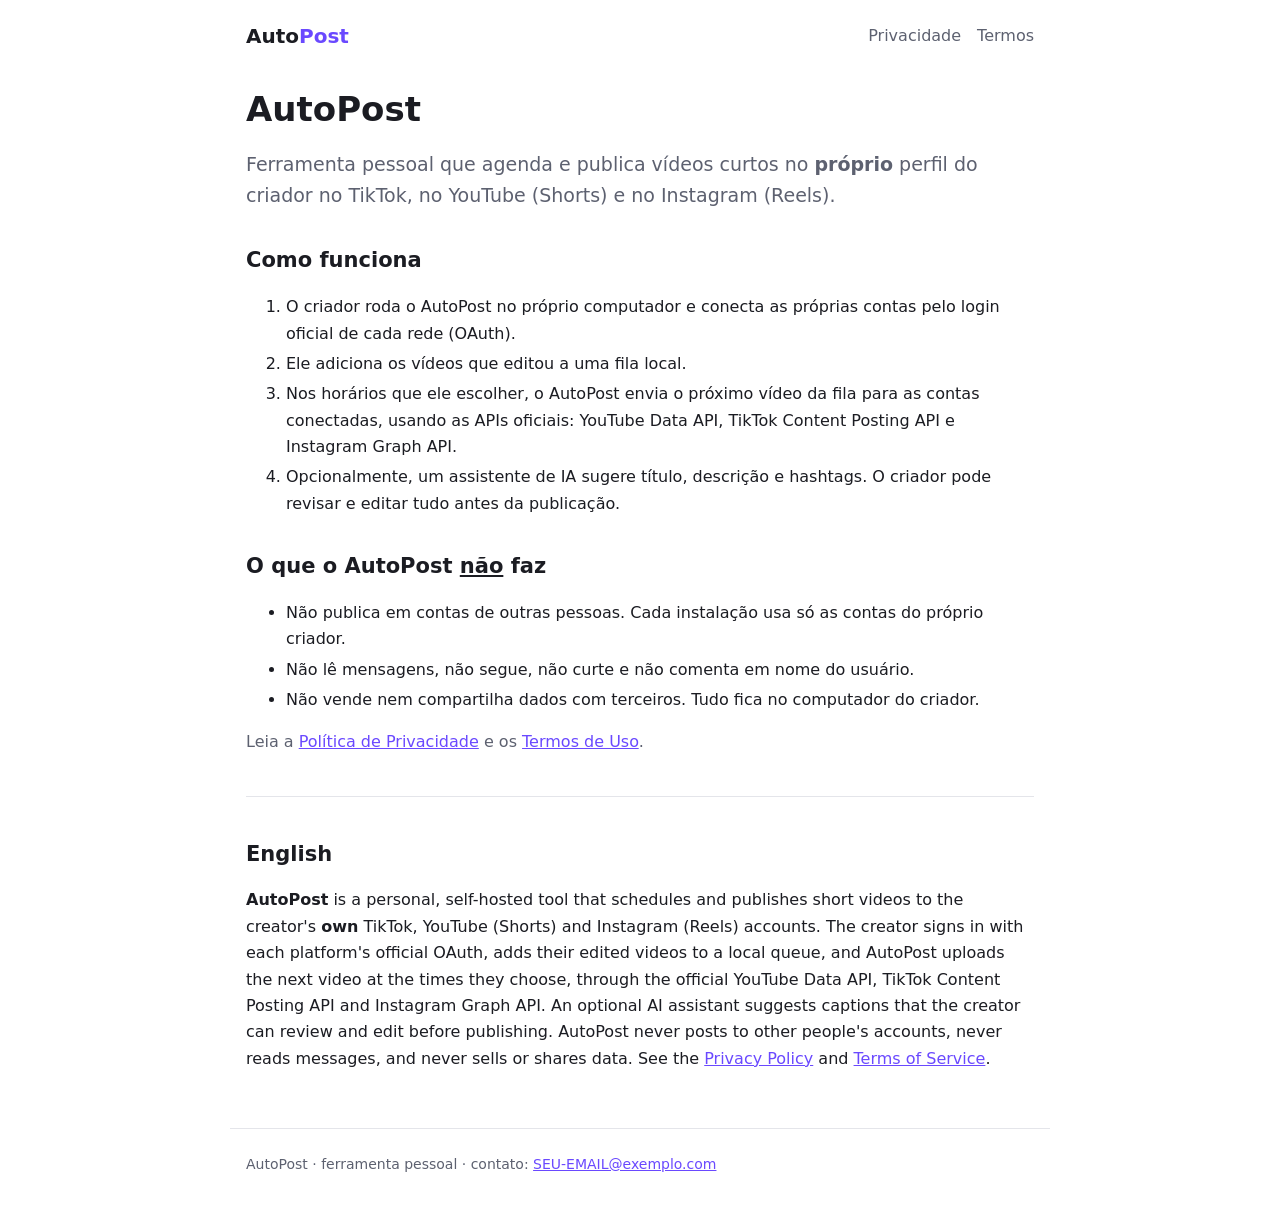
<file: site-modelo/index.html>
<!doctype html>
<html lang="pt-BR">
<head>
<meta charset="utf-8">
<meta name="viewport" content="width=device-width, initial-scale=1">
<title>AutoPost</title>
<meta name="description" content="AutoPost: ferramenta pessoal para agendar e publicar vídeos curtos no próprio perfil do TikTok, YouTube e Instagram.">
<link rel="stylesheet" href="style.css">
</head>
<body>
<header><a class="logo" href="./">Auto<span>Post</span></a>
  <nav><a href="privacidade.html">Privacidade</a><a href="termos.html">Termos</a></nav></header>
<main>
  <h1>AutoPost</h1>
  <p class="lead">Ferramenta pessoal que agenda e publica vídeos curtos no <b>próprio</b> perfil do criador no
    TikTok, no YouTube (Shorts) e no Instagram (Reels).</p>

  <h2>Como funciona</h2>
  <ol>
    <li>O criador roda o AutoPost no próprio computador e conecta as próprias contas pelo login oficial de cada rede (OAuth).</li>
    <li>Ele adiciona os vídeos que editou a uma fila local.</li>
    <li>Nos horários que ele escolher, o AutoPost envia o próximo vídeo da fila para as contas conectadas, usando as APIs oficiais:
      YouTube Data API, TikTok Content Posting API e Instagram Graph API.</li>
    <li>Opcionalmente, um assistente de IA sugere título, descrição e hashtags. O criador pode revisar e editar tudo antes da publicação.</li>
  </ol>

  <h2>O que o AutoPost <u>não</u> faz</h2>
  <ul>
    <li>Não publica em contas de outras pessoas. Cada instalação usa só as contas do próprio criador.</li>
    <li>Não lê mensagens, não segue, não curte e não comenta em nome do usuário.</li>
    <li>Não vende nem compartilha dados com terceiros. Tudo fica no computador do criador.</li>
  </ul>

  <p class="muted">Leia a <a href="privacidade.html">Política de Privacidade</a> e os <a href="termos.html">Termos de Uso</a>.</p>

  <hr>
  <section lang="en">
    <h2>English</h2>
    <p><b>AutoPost</b> is a personal, self-hosted tool that schedules and publishes short videos to the creator's
      <b>own</b> TikTok, YouTube (Shorts) and Instagram (Reels) accounts. The creator signs in with each platform's official
      OAuth, adds their edited videos to a local queue, and AutoPost uploads the next video at the times they choose, through the
      official YouTube Data API, TikTok Content Posting API and Instagram Graph API. An optional AI assistant suggests captions
      that the creator can review and edit before publishing. AutoPost never posts to other people's accounts, never reads messages,
      and never sells or shares data.
      See the <a href="privacidade.html#en">Privacy Policy</a> and <a href="termos.html#en">Terms of Service</a>.</p>
  </section>
</main>
<footer>AutoPost · ferramenta pessoal · contato: <a href="mailto:SEU-EMAIL@exemplo.com">SEU-EMAIL@exemplo.com</a></footer>
</body>
</html>
</file>
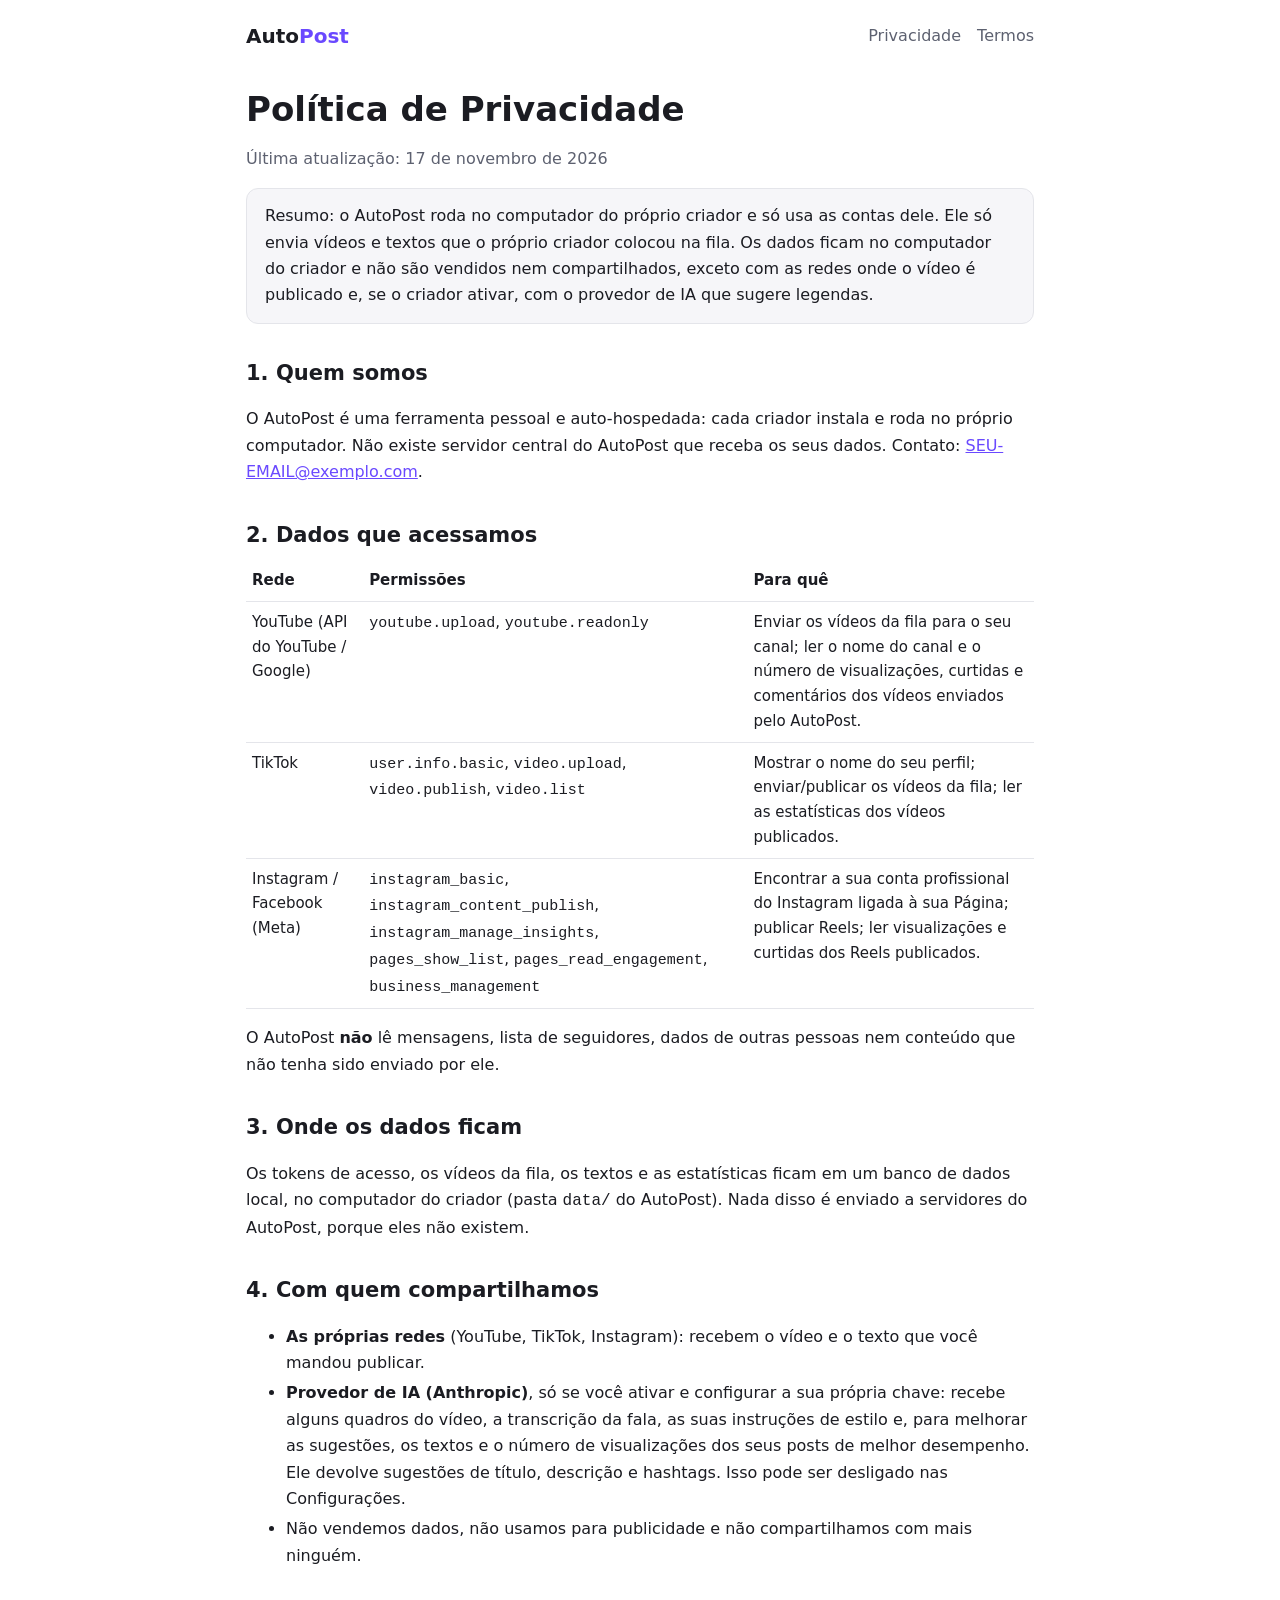
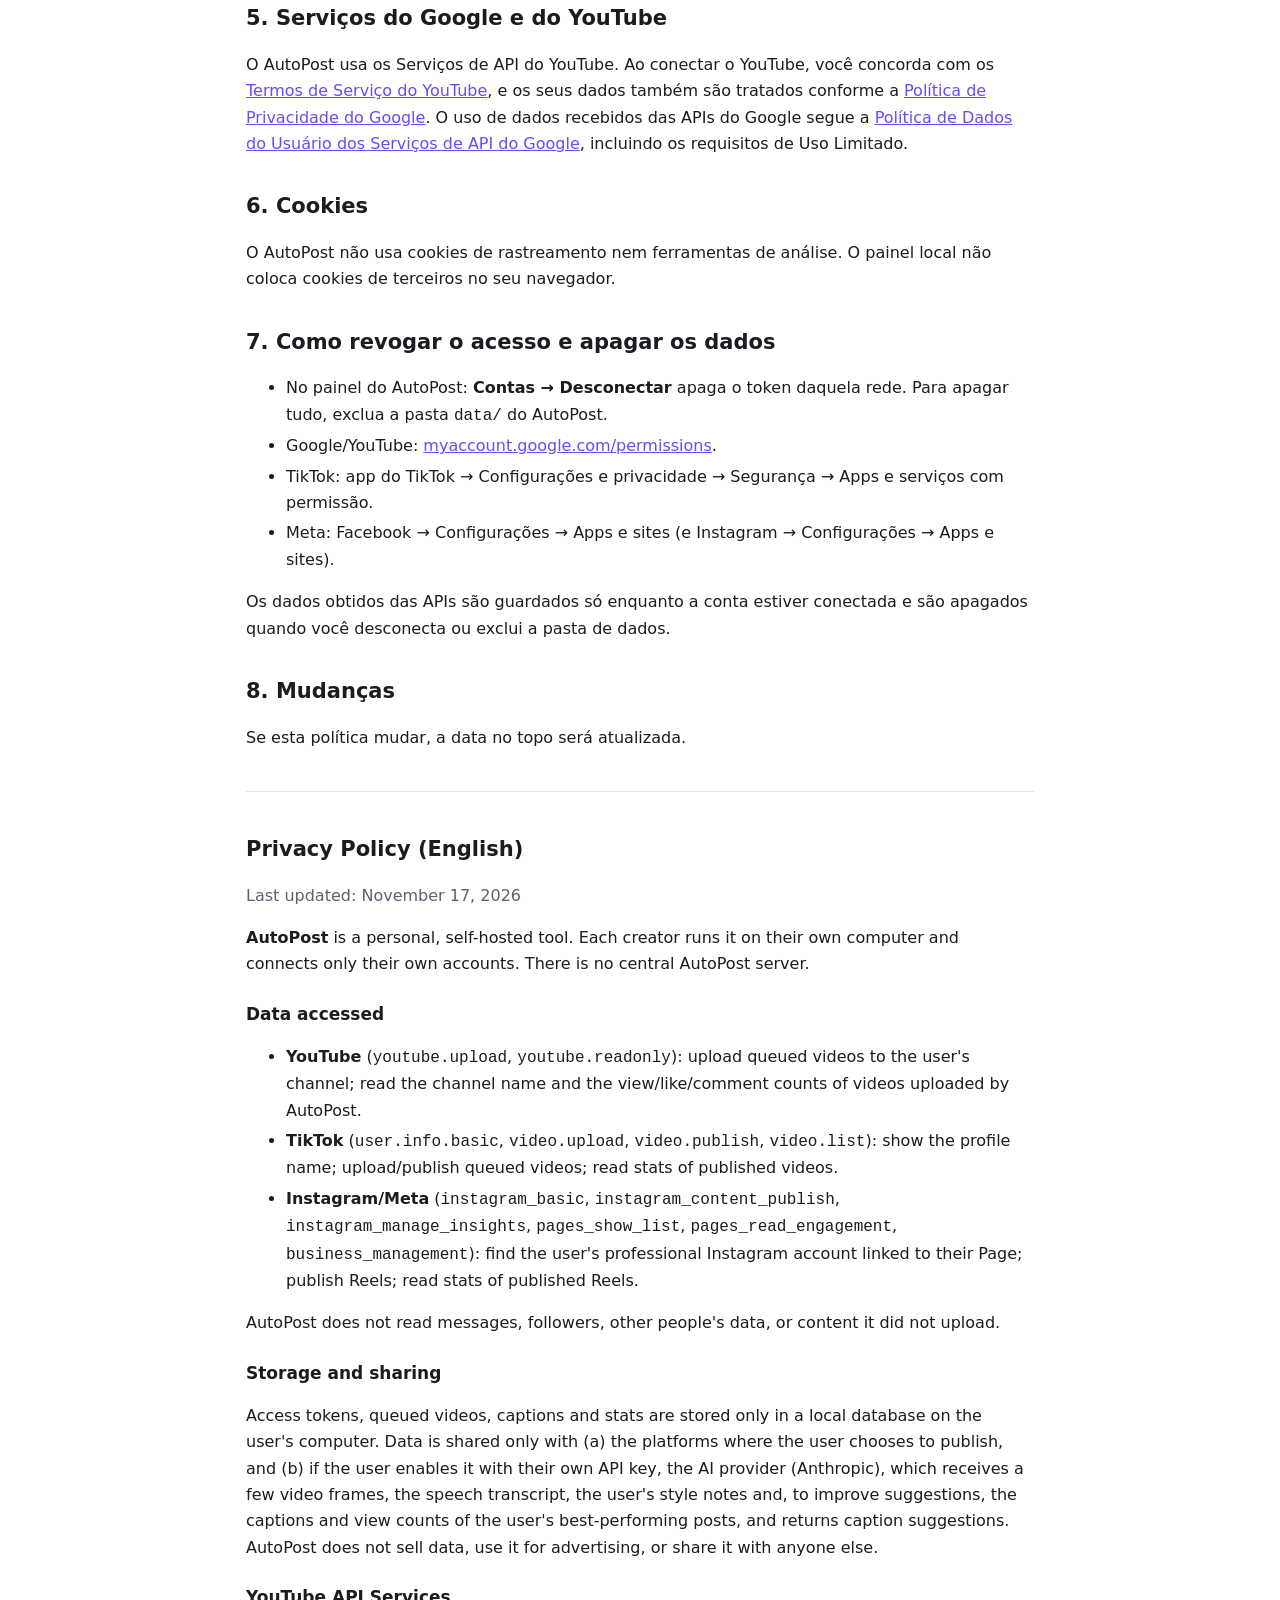
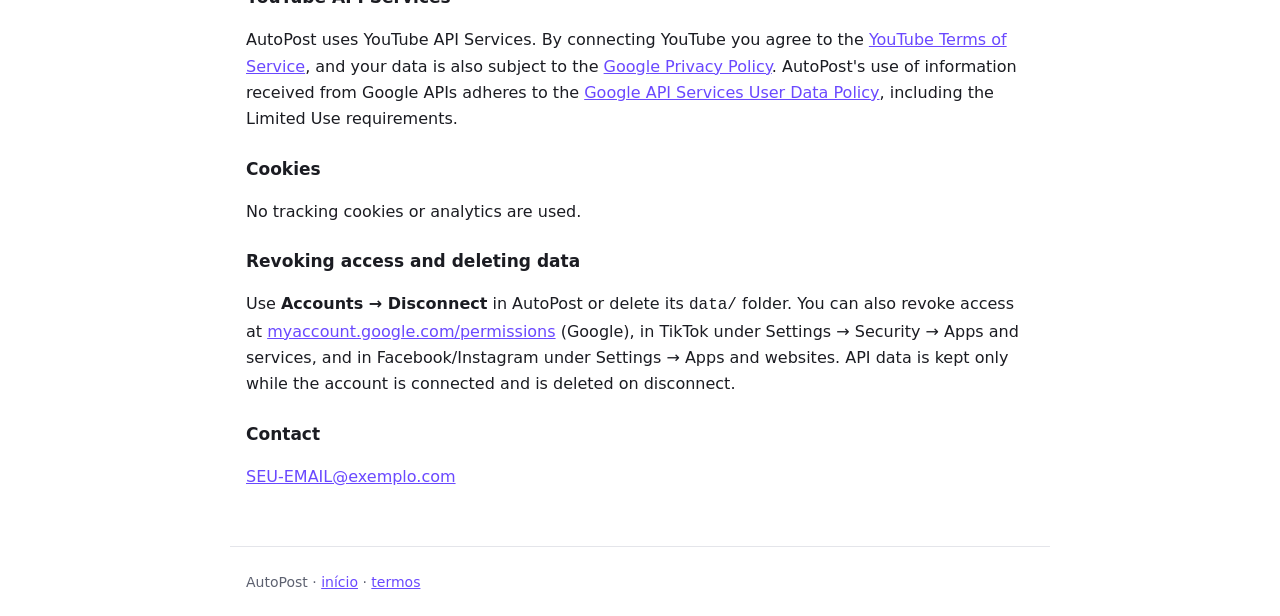
<file: site-modelo/privacidade.html>
<!doctype html>
<html lang="pt-BR">
<head>
<meta charset="utf-8">
<meta name="viewport" content="width=device-width, initial-scale=1">
<title>Privacidade — AutoPost</title>
<link rel="stylesheet" href="style.css">
</head>
<body>
<header><a class="logo" href="./">Auto<span>Post</span></a>
  <nav><a href="privacidade.html">Privacidade</a><a href="termos.html">Termos</a></nav></header>
<main>
  <h1>Política de Privacidade</h1>
  <p class="muted">Última atualização: 17 de novembro de 2026</p>

  <div class="box">Resumo: o AutoPost roda no computador do próprio criador e só usa as contas dele. Ele só envia vídeos e textos
    que o próprio criador colocou na fila. Os dados ficam no computador do criador e não são vendidos nem compartilhados,
    exceto com as redes onde o vídeo é publicado e, se o criador ativar, com o provedor de IA que sugere legendas.</div>

  <h2>1. Quem somos</h2>
  <p>O AutoPost é uma ferramenta pessoal e auto-hospedada: cada criador instala e roda no próprio computador. Não existe servidor
    central do AutoPost que receba os seus dados. Contato: <a href="mailto:SEU-EMAIL@exemplo.com">SEU-EMAIL@exemplo.com</a>.</p>

  <h2>2. Dados que acessamos</h2>
  <table>
    <tr><th>Rede</th><th>Permissões</th><th>Para quê</th></tr>
    <tr><td>YouTube (API do YouTube / Google)</td><td><code>youtube.upload</code>, <code>youtube.readonly</code></td>
      <td>Enviar os vídeos da fila para o seu canal; ler o nome do canal e o número de visualizações, curtidas e comentários dos vídeos enviados pelo AutoPost.</td></tr>
    <tr><td>TikTok</td><td><code>user.info.basic</code>, <code>video.upload</code>, <code>video.publish</code>, <code>video.list</code></td>
      <td>Mostrar o nome do seu perfil; enviar/publicar os vídeos da fila; ler as estatísticas dos vídeos publicados.</td></tr>
    <tr><td>Instagram / Facebook (Meta)</td><td><code>instagram_basic</code>, <code>instagram_content_publish</code>, <code>instagram_manage_insights</code>, <code>pages_show_list</code>, <code>pages_read_engagement</code>, <code>business_management</code></td>
      <td>Encontrar a sua conta profissional do Instagram ligada à sua Página; publicar Reels; ler visualizações e curtidas dos Reels publicados.</td></tr>
  </table>
  <p>O AutoPost <b>não</b> lê mensagens, lista de seguidores, dados de outras pessoas nem conteúdo que não tenha sido enviado por ele.</p>

  <h2>3. Onde os dados ficam</h2>
  <p>Os tokens de acesso, os vídeos da fila, os textos e as estatísticas ficam em um banco de dados local, no computador do criador
    (pasta <code>data/</code> do AutoPost). Nada disso é enviado a servidores do AutoPost, porque eles não existem.</p>

  <h2>4. Com quem compartilhamos</h2>
  <ul>
    <li><b>As próprias redes</b> (YouTube, TikTok, Instagram): recebem o vídeo e o texto que você mandou publicar.</li>
    <li><b>Provedor de IA (Anthropic)</b>, só se você ativar e configurar a sua própria chave: recebe alguns quadros do vídeo, a
      transcrição da fala, as suas instruções de estilo e, para melhorar as sugestões, os textos e o número de visualizações dos seus
      posts de melhor desempenho. Ele devolve sugestões de título, descrição e hashtags. Isso pode ser desligado nas Configurações.</li>
    <li>Não vendemos dados, não usamos para publicidade e não compartilhamos com mais ninguém.</li>
  </ul>

  <h2>5. Serviços do Google e do YouTube</h2>
  <p>O AutoPost usa os Serviços de API do YouTube. Ao conectar o YouTube, você concorda com os
    <a href="https://www.youtube.com/t/terms" target="_blank" rel="noopener">Termos de Serviço do YouTube</a>, e os seus dados também
    são tratados conforme a <a href="https://policies.google.com/privacy" target="_blank" rel="noopener">Política de Privacidade do Google</a>.
    O uso de dados recebidos das APIs do Google segue a
    <a href="https://developers.google.com/terms/api-services-user-data-policy" target="_blank" rel="noopener">Política de Dados do Usuário dos Serviços de API do Google</a>,
    incluindo os requisitos de Uso Limitado.</p>

  <h2>6. Cookies</h2>
  <p>O AutoPost não usa cookies de rastreamento nem ferramentas de análise. O painel local não coloca cookies de terceiros no seu navegador.</p>

  <h2 id="exclusao">7. Como revogar o acesso e apagar os dados</h2>
  <ul>
    <li>No painel do AutoPost: <b>Contas → Desconectar</b> apaga o token daquela rede. Para apagar tudo, exclua a pasta <code>data/</code> do AutoPost.</li>
    <li>Google/YouTube: <a href="https://myaccount.google.com/permissions" target="_blank" rel="noopener">myaccount.google.com/permissions</a>.</li>
    <li>TikTok: app do TikTok → Configurações e privacidade → Segurança → Apps e serviços com permissão.</li>
    <li>Meta: Facebook → Configurações → Apps e sites (e Instagram → Configurações → Apps e sites).</li>
  </ul>
  <p>Os dados obtidos das APIs são guardados só enquanto a conta estiver conectada e são apagados quando você desconecta ou exclui a pasta de dados.</p>

  <h2>8. Mudanças</h2>
  <p>Se esta política mudar, a data no topo será atualizada.</p>

  <hr>
  <section id="en" lang="en">
    <h2>Privacy Policy (English)</h2>
    <p class="muted">Last updated: November 17, 2026</p>
    <p><b>AutoPost</b> is a personal, self-hosted tool. Each creator runs it on their own computer and connects only their own accounts.
      There is no central AutoPost server.</p>
    <h3>Data accessed</h3>
    <ul>
      <li><b>YouTube</b> (<code>youtube.upload</code>, <code>youtube.readonly</code>): upload queued videos to the user's channel; read the channel name and the view/like/comment counts of videos uploaded by AutoPost.</li>
      <li><b>TikTok</b> (<code>user.info.basic</code>, <code>video.upload</code>, <code>video.publish</code>, <code>video.list</code>): show the profile name; upload/publish queued videos; read stats of published videos.</li>
      <li><b>Instagram/Meta</b> (<code>instagram_basic</code>, <code>instagram_content_publish</code>, <code>instagram_manage_insights</code>, <code>pages_show_list</code>, <code>pages_read_engagement</code>, <code>business_management</code>): find the user's professional Instagram account linked to their Page; publish Reels; read stats of published Reels.</li>
    </ul>
    <p>AutoPost does not read messages, followers, other people's data, or content it did not upload.</p>
    <h3>Storage and sharing</h3>
    <p>Access tokens, queued videos, captions and stats are stored only in a local database on the user's computer. Data is shared
      only with (a) the platforms where the user chooses to publish, and (b) if the user enables it with their own API key, the AI provider
      (Anthropic), which receives a few video frames, the speech transcript, the user's style notes and, to improve suggestions, the
      captions and view counts of the user's best-performing posts, and returns caption suggestions. AutoPost does not sell data,
      use it for advertising, or share it with anyone else.</p>
    <h3>YouTube API Services</h3>
    <p>AutoPost uses YouTube API Services. By connecting YouTube you agree to the
      <a href="https://www.youtube.com/t/terms">YouTube Terms of Service</a>, and your data is also subject to the
      <a href="https://policies.google.com/privacy">Google Privacy Policy</a>. AutoPost's use of information received from Google APIs
      adheres to the <a href="https://developers.google.com/terms/api-services-user-data-policy">Google API Services User Data Policy</a>,
      including the Limited Use requirements.</p>
    <h3>Cookies</h3>
    <p>No tracking cookies or analytics are used.</p>
    <h3>Revoking access and deleting data</h3>
    <p>Use <b>Accounts → Disconnect</b> in AutoPost or delete its <code>data/</code> folder. You can also revoke access at
      <a href="https://myaccount.google.com/permissions">myaccount.google.com/permissions</a> (Google), in TikTok under
      Settings → Security → Apps and services, and in Facebook/Instagram under Settings → Apps and websites. API data is kept only while
      the account is connected and is deleted on disconnect.</p>
    <h3>Contact</h3>
    <p><a href="mailto:SEU-EMAIL@exemplo.com">SEU-EMAIL@exemplo.com</a></p>
  </section>
</main>
<footer>AutoPost · <a href="./">início</a> · <a href="termos.html">termos</a></footer>
</body>
</html>
</file>
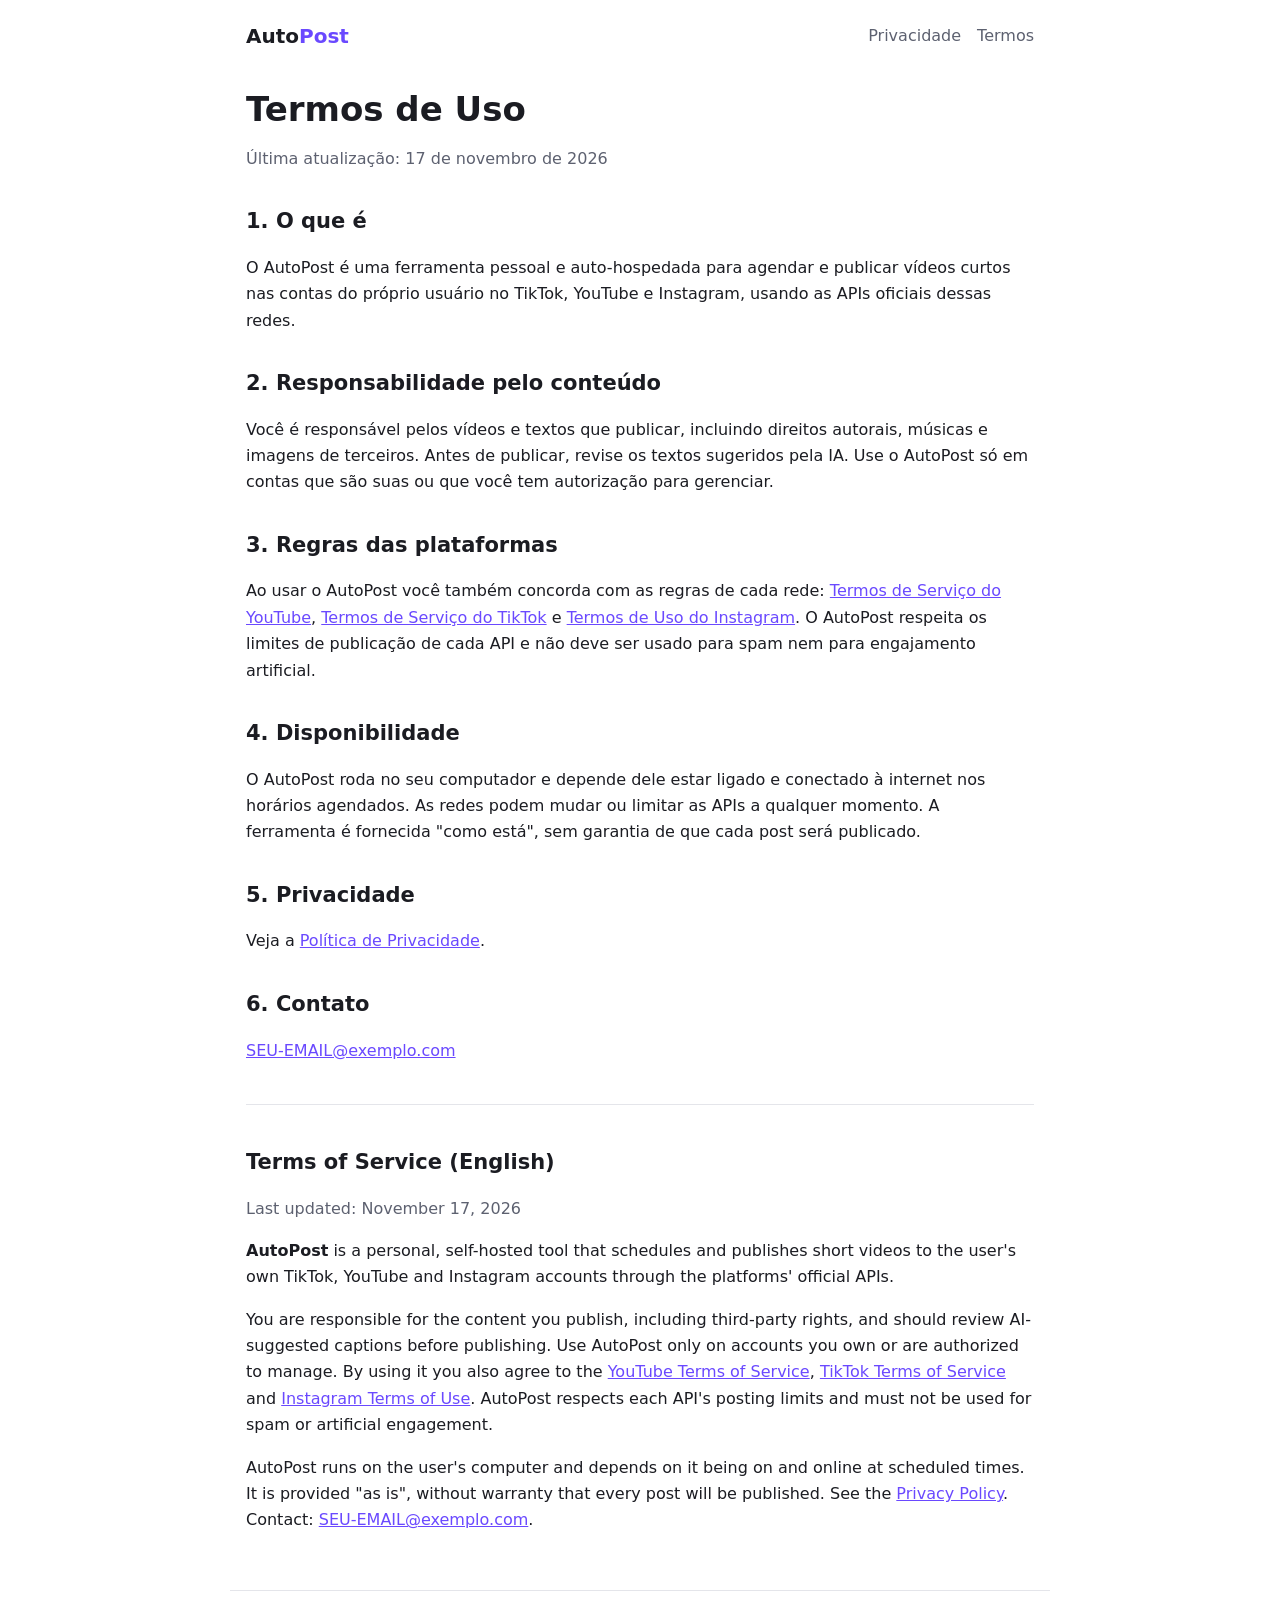
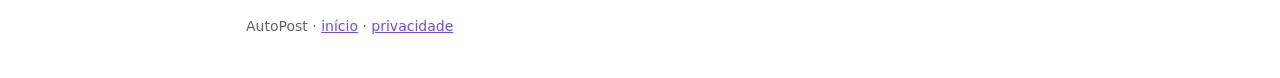
<file: site-modelo/termos.html>
<!doctype html>
<html lang="pt-BR">
<head>
<meta charset="utf-8">
<meta name="viewport" content="width=device-width, initial-scale=1">
<title>Termos de Uso — AutoPost</title>
<link rel="stylesheet" href="style.css">
</head>
<body>
<header><a class="logo" href="./">Auto<span>Post</span></a>
  <nav><a href="privacidade.html">Privacidade</a><a href="termos.html">Termos</a></nav></header>
<main>
  <h1>Termos de Uso</h1>
  <p class="muted">Última atualização: 17 de novembro de 2026</p>

  <h2>1. O que é</h2>
  <p>O AutoPost é uma ferramenta pessoal e auto-hospedada para agendar e publicar vídeos curtos nas contas do próprio usuário no
    TikTok, YouTube e Instagram, usando as APIs oficiais dessas redes.</p>

  <h2>2. Responsabilidade pelo conteúdo</h2>
  <p>Você é responsável pelos vídeos e textos que publicar, incluindo direitos autorais, músicas e imagens de terceiros. Antes de
    publicar, revise os textos sugeridos pela IA. Use o AutoPost só em contas que são suas ou que você tem autorização para gerenciar.</p>

  <h2>3. Regras das plataformas</h2>
  <p>Ao usar o AutoPost você também concorda com as regras de cada rede:
    <a href="https://www.youtube.com/t/terms" target="_blank" rel="noopener">Termos de Serviço do YouTube</a>,
    <a href="https://www.tiktok.com/legal/terms-of-service" target="_blank" rel="noopener">Termos de Serviço do TikTok</a> e
    <a href="https://help.instagram.com/581066165581870" target="_blank" rel="noopener">Termos de Uso do Instagram</a>.
    O AutoPost respeita os limites de publicação de cada API e não deve ser usado para spam nem para engajamento artificial.</p>

  <h2>4. Disponibilidade</h2>
  <p>O AutoPost roda no seu computador e depende dele estar ligado e conectado à internet nos horários agendados. As redes podem
    mudar ou limitar as APIs a qualquer momento. A ferramenta é fornecida "como está", sem garantia de que cada post será publicado.</p>

  <h2>5. Privacidade</h2>
  <p>Veja a <a href="privacidade.html">Política de Privacidade</a>.</p>

  <h2>6. Contato</h2>
  <p><a href="mailto:SEU-EMAIL@exemplo.com">SEU-EMAIL@exemplo.com</a></p>

  <hr>
  <section id="en" lang="en">
    <h2>Terms of Service (English)</h2>
    <p class="muted">Last updated: November 17, 2026</p>
    <p><b>AutoPost</b> is a personal, self-hosted tool that schedules and publishes short videos to the user's own TikTok, YouTube and
      Instagram accounts through the platforms' official APIs.</p>
    <p>You are responsible for the content you publish, including third-party rights, and should review AI-suggested captions before
      publishing. Use AutoPost only on accounts you own or are authorized to manage. By using it you also agree to the
      <a href="https://www.youtube.com/t/terms">YouTube Terms of Service</a>,
      <a href="https://www.tiktok.com/legal/terms-of-service">TikTok Terms of Service</a> and
      <a href="https://help.instagram.com/581066165581870">Instagram Terms of Use</a>. AutoPost respects each API's posting limits and
      must not be used for spam or artificial engagement.</p>
    <p>AutoPost runs on the user's computer and depends on it being on and online at scheduled times. It is provided "as is", without
      warranty that every post will be published. See the <a href="privacidade.html#en">Privacy Policy</a>.
      Contact: <a href="mailto:SEU-EMAIL@exemplo.com">SEU-EMAIL@exemplo.com</a>.</p>
  </section>
</main>
<footer>AutoPost · <a href="./">início</a> · <a href="privacidade.html">privacidade</a></footer>
</body>
</html>
</file>
<file: site-modelo/style.css>
:root{--bg:#ffffff;--text:#1b1c22;--mute:#5d6170;--line:#e4e5ea;--acc:#6a49ff;--card:#f6f6f9}
@media (prefers-color-scheme:dark){:root{--bg:#0f1014;--text:#e9eaf0;--mute:#9095a5;--line:#262a33;--acc:#a28bff;--card:#171920}}
*{box-sizing:border-box}
body{margin:0;background:var(--bg);color:var(--text);font:16px/1.65 system-ui,-apple-system,"Segoe UI",Roboto,sans-serif}
header{max-width:820px;margin:0 auto;padding:20px 16px;display:flex;justify-content:space-between;align-items:center;gap:12px;flex-wrap:wrap}
.logo{font-weight:800;font-size:20px;color:var(--text);text-decoration:none}
.logo span{color:var(--acc)}
nav{display:flex;gap:16px}
nav a{color:var(--mute);text-decoration:none}
nav a:hover{color:var(--text)}
main{max-width:820px;margin:0 auto;padding:8px 16px 40px}
h1{font-size:34px;line-height:1.2;margin:8px 0 12px}
h2{font-size:21px;margin:32px 0 8px}
h3{font-size:17px;margin:22px 0 6px}
a{color:var(--acc)}
.lead{font-size:19px;color:var(--mute)}
.muted{color:var(--mute)}
.box{background:var(--card);border:1px solid var(--line);border-radius:12px;padding:14px 18px;margin:16px 0}
hr{border:0;border-top:1px solid var(--line);margin:40px 0}
li{margin:4px 0}
table{border-collapse:collapse;width:100%;font-size:15px}
td,th{border-bottom:1px solid var(--line);padding:8px 6px;text-align:left;vertical-align:top}
footer{max-width:820px;margin:0 auto;padding:24px 16px 40px;color:var(--mute);font-size:14px;border-top:1px solid var(--line)}
</file>
